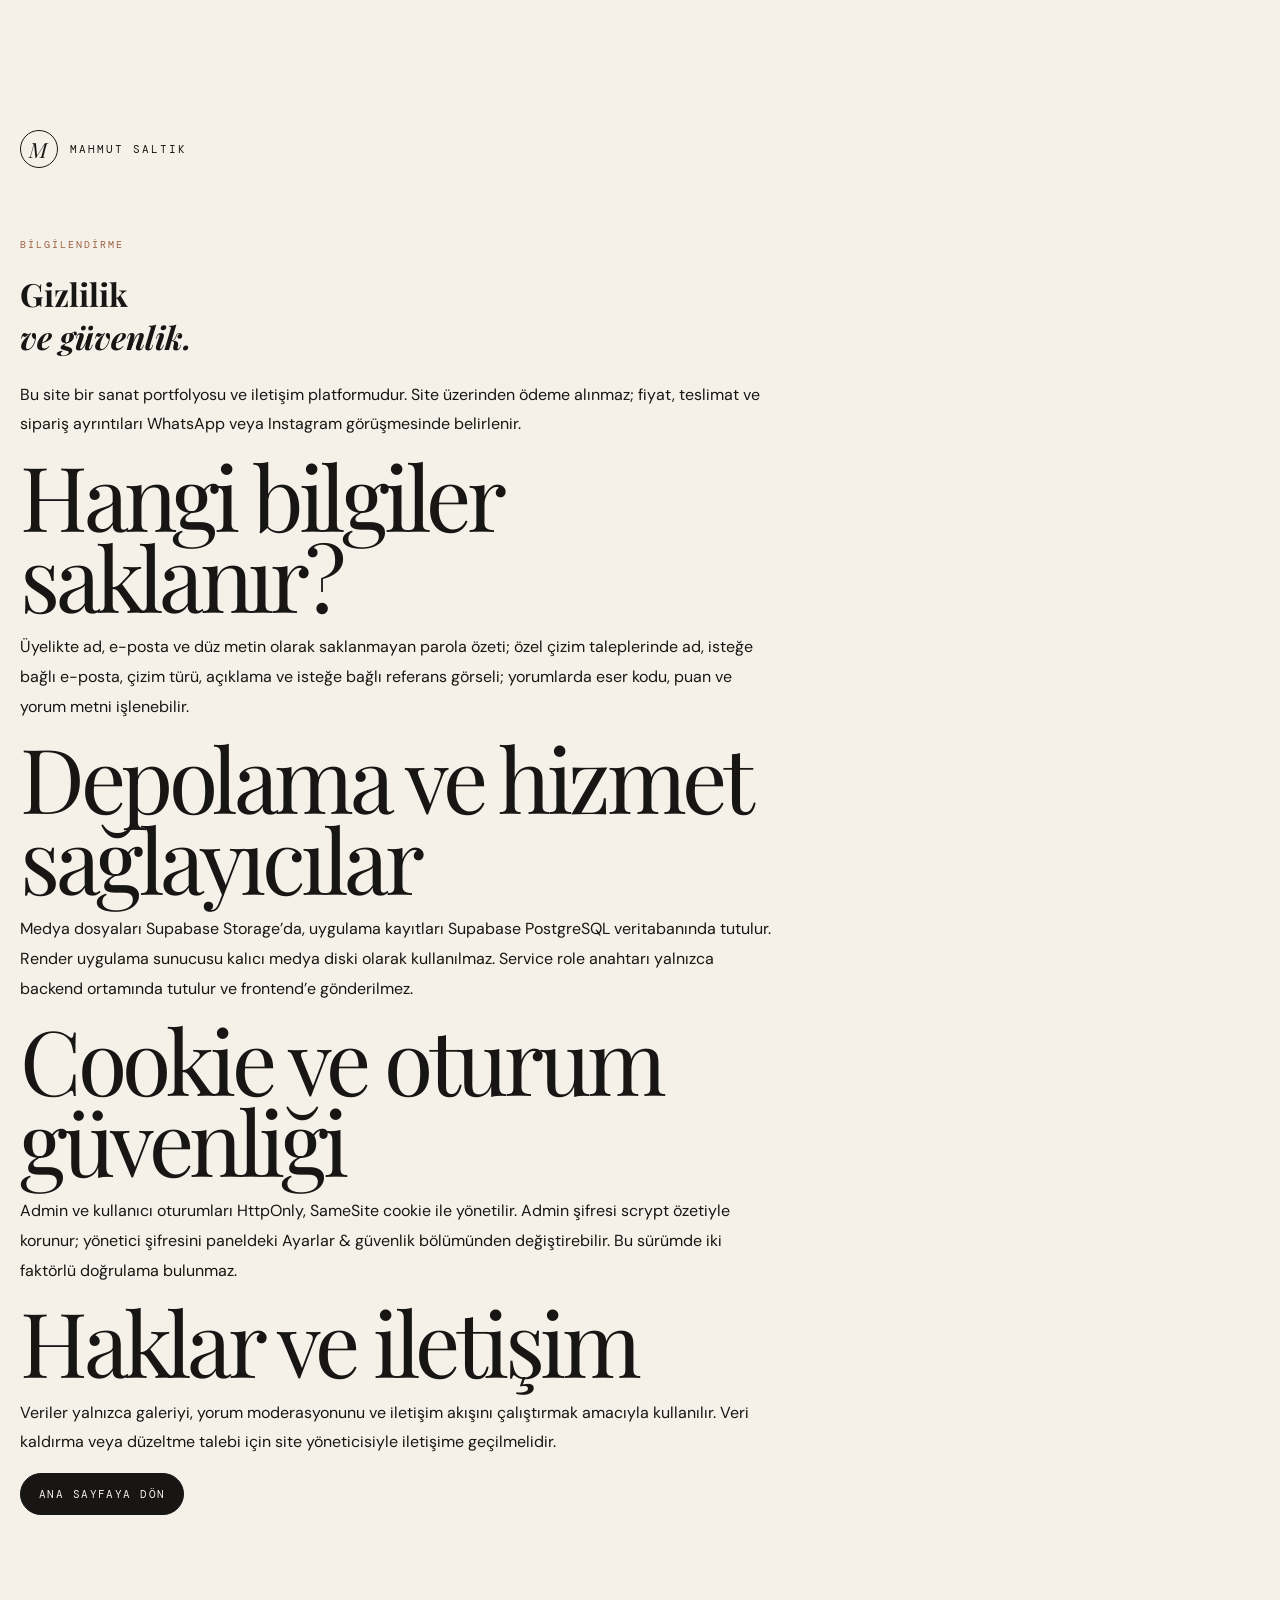
<file: static/privacy.html>
<!doctype html>
<html lang="tr">
<head><meta charset="utf-8"><meta name="viewport" content="width=device-width,initial-scale=1"><meta name="description" content="Mahmut Saltık Studio gizlilik, veri saklama, cookie ve admin güvenliği hakkında bilgilendirme."><meta name="keywords" content="Mahmut Saltık, gizlilik, kullanım koşulları, sanat portfolyosu"><meta name="robots" content="index, follow"><link rel="canonical" href="https://mahmut-saltik-studio.onrender.com/privacy.html"><meta property="og:type" content="article"><meta property="og:url" content="https://mahmut-saltik-studio.onrender.com/privacy.html"><meta property="og:title" content="Gizlilik ve Güvenlik | Mahmut Saltık Studio"><meta property="og:description" content="Mahmut Saltık Studio gizlilik, veri saklama, cookie ve admin güvenliği hakkında bilgilendirme."><meta property="og:image" content="https://mahmut-saltik-studio.onrender.com/static/og-image.png"><meta name="twitter:card" content="summary_large_image"><meta name="twitter:title" content="Gizlilik ve Güvenlik | Mahmut Saltık Studio"><meta name="twitter:description" content="Mahmut Saltık Studio gizlilik, veri saklama, cookie ve admin güvenliği hakkında bilgilendirme."><meta name="twitter:image" content="https://mahmut-saltik-studio.onrender.com/static/og-image.png"><title>Gizlilik ve Güvenlik — Mahmut Saltık Studio</title><link rel="stylesheet" href="/static/styles.css"></head>
<body><main class="section container"><a class="brand" href="/"><span class="mark">M</span> Mahmut Saltık</a><div class="eyebrow" style="margin-top:70px">Bilgilendirme</div><h1 class="display">Gizlilik<br><i>ve güvenlik.</i></h1><div style="max-width:760px;line-height:1.85"><p>Bu site bir sanat portfolyosu ve iletişim platformudur. Site üzerinden ödeme alınmaz; fiyat, teslimat ve sipariş ayrıntıları WhatsApp veya Instagram görüşmesinde belirlenir.</p><h2>Hangi bilgiler saklanır?</h2><p>Üyelikte ad, e-posta ve düz metin olarak saklanmayan parola özeti; özel çizim taleplerinde ad, isteğe bağlı e-posta, çizim türü, açıklama ve isteğe bağlı referans görseli; yorumlarda eser kodu, puan ve yorum metni işlenebilir.</p><h2>Depolama ve hizmet sağlayıcılar</h2><p>Medya dosyaları Supabase Storage’da, uygulama kayıtları Supabase PostgreSQL veritabanında tutulur. Render uygulama sunucusu kalıcı medya diski olarak kullanılmaz. Service role anahtarı yalnızca backend ortamında tutulur ve frontend’e gönderilmez.</p><h2>Cookie ve oturum güvenliği</h2><p>Admin ve kullanıcı oturumları HttpOnly, SameSite cookie ile yönetilir. Admin şifresi scrypt özetiyle korunur; yönetici şifresini paneldeki Ayarlar &amp; güvenlik bölümünden değiştirebilir. Bu sürümde iki faktörlü doğrulama bulunmaz.</p><h2>Haklar ve iletişim</h2><p>Veriler yalnızca galeriyi, yorum moderasyonunu ve iletişim akışını çalıştırmak amacıyla kullanılır. Veri kaldırma veya düzeltme talebi için site yöneticisiyle iletişime geçilmelidir.</p></div><a href="/" class="btn btn-dark">Ana sayfaya dön</a></main></body></html>
</file>
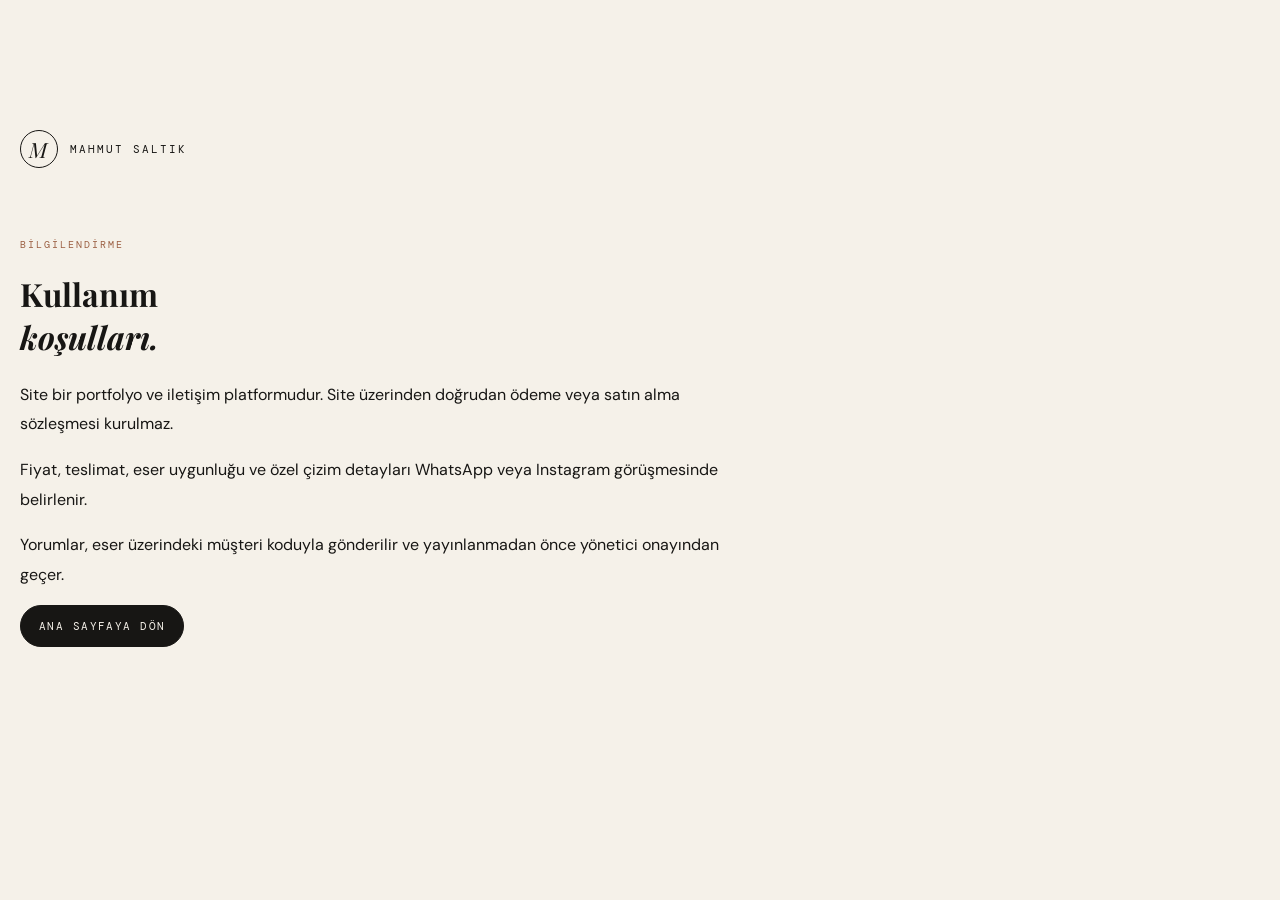
<file: static/terms.html>
<!doctype html><html lang="tr"><head><meta charset="utf-8"><meta name="viewport" content="width=device-width,initial-scale=1"><meta name="description" content="Mahmut Saltık Studio portfolyo, iletişim, özel çizim talepleri ve yorum kullanım koşulları."><meta name="keywords" content="Mahmut Saltık, gizlilik, kullanım koşulları, sanat portfolyosu"><meta name="robots" content="index, follow"><link rel="canonical" href="https://mahmut-saltik-studio.onrender.com/terms.html"><meta property="og:type" content="article"><meta property="og:url" content="https://mahmut-saltik-studio.onrender.com/terms.html"><meta property="og:title" content="Kullanım Koşulları | Mahmut Saltık Studio"><meta property="og:description" content="Mahmut Saltık Studio portfolyo, iletişim, özel çizim talepleri ve yorum kullanım koşulları."><meta property="og:image" content="https://mahmut-saltik-studio.onrender.com/static/og-image.png"><meta name="twitter:card" content="summary_large_image"><meta name="twitter:title" content="Kullanım Koşulları | Mahmut Saltık Studio"><meta name="twitter:description" content="Mahmut Saltık Studio portfolyo, iletişim, özel çizim talepleri ve yorum kullanım koşulları."><meta name="twitter:image" content="https://mahmut-saltik-studio.onrender.com/static/og-image.png"><title>Kullanım — Mahmut Saltık Studio</title><link rel="stylesheet" href="/static/styles.css"></head><body><main class="section container"><a class="brand" href="/"><span class="mark">M</span> Mahmut Saltık</a><div class="eyebrow" style="margin-top:70px">Bilgilendirme</div><h1 class="display">Kullanım<br><i>koşulları.</i></h1><div style="max-width:720px;line-height:1.85"><p>Site bir portfolyo ve iletişim platformudur. Site üzerinden doğrudan ödeme veya satın alma sözleşmesi kurulmaz.</p><p>Fiyat, teslimat, eser uygunluğu ve özel çizim detayları WhatsApp veya Instagram görüşmesinde belirlenir.</p><p>Yorumlar, eser üzerindeki müşteri koduyla gönderilir ve yayınlanmadan önce yönetici onayından geçer.</p></div><a href="/" class="btn btn-dark">Ana sayfaya dön</a></main></body></html>
</file>
<file: static/styles.css>
@import url("https://fonts.googleapis.com/css2?family=DM+Mono:wght@400;500&family=DM+Sans:wght@400;500;600;700&family=Playfair+Display:ital,wght@0,500;0,600;1,500;1,600&display=swap");
:root {
  --ink: #191816;
  --paper: #f3f0e9;
  --paper2: #e6e0d5;
  --muted: #726d64;
  --accent: #cf4b37;
  --line: rgba(25, 24, 22, 0.14);
  --panel: #fbf9f4;
  --shadow: 0 24px 70px rgba(25, 24, 22, 0.12);
  font-family: "DM Sans", sans-serif;
  color: var(--ink);
  background: var(--paper);
  font-synthesis: none;
  text-rendering: optimizeLegibility;
}
* {
  box-sizing: border-box;
}
html {
  scroll-behavior: smooth;
}
body {
  margin: 0;
  min-width: 320px;
  background: var(--paper);
}
button,
input,
textarea,
select {
  font: inherit;
}
button {
  cursor: pointer;
}
a {
  color: inherit;
  text-decoration: none;
}
.mono {
  font-family: "DM Mono", monospace;
}
.display {
  font-family: "Playfair Display", serif;
}
.eyebrow {
  font:
    10px "DM Mono",
    monospace;
  text-transform: uppercase;
  letter-spacing: 0.2em;
  color: var(--accent);
}
.muted {
  color: var(--muted);
}
.container {
  width: min(1380px, calc(100% - 40px));
  margin: auto;
}
.topbar {
  height: 72px;
  border-bottom: 1px solid var(--line);
  display: flex;
  align-items: center;
  justify-content: space-between;
  background: rgba(243, 240, 233, 0.94);
  backdrop-filter: blur(14px);
  position: sticky;
  top: 0;
  z-index: 10;
}
.brand {
  display: flex;
  align-items: center;
  gap: 12px;
  font:
    11px "DM Mono",
    monospace;
  text-transform: uppercase;
  letter-spacing: 0.18em;
}
.mark {
  width: 38px;
  height: 38px;
  border: 1px solid currentColor;
  border-radius: 50%;
  display: grid;
  place-items: center;
  font:
    italic 21px "Playfair Display",
    serif;
}
.nav {
  display: flex;
  gap: 30px;
  align-items: center;
  font:
    11px "DM Mono",
    monospace;
  text-transform: uppercase;
  letter-spacing: 0.14em;
}
.nav a:hover {
  color: var(--accent);
}
.btn {
  border: 1px solid var(--line);
  border-radius: 999px;
  padding: 13px 18px;
  background: transparent;
  text-transform: uppercase;
  letter-spacing: 0.13em;
  font:
    11px "DM Mono",
    monospace;
  display: inline-flex;
  gap: 10px;
  align-items: center;
  justify-content: center;
  transition: 0.2s;
}
.btn:hover {
  border-color: var(--ink);
  transform: translateY(-1px);
}
.btn-dark {
  background: var(--ink);
  border-color: var(--ink);
  color: var(--paper);
}
.btn-dark:hover {
  background: var(--accent);
  border-color: var(--accent);
}
.btn-accent {
  background: var(--accent);
  border-color: var(--accent);
  color: #fff;
}
.icon-btn {
  background: none;
  border: 0;
  padding: 8px;
}
.hero {
  min-height: 650px;
  background: var(--ink);
  color: var(--paper);
  overflow: hidden;
  position: relative;
}
.hero-grid {
  min-height: 650px;
  display: grid;
  grid-template-columns: 1.1fr 0.9fr;
  align-items: center;
  padding: 70px 0;
}
.hero h1 {
  font:
    clamp(65px, 10vw, 148px) / 0.85 "Playfair Display",
    serif;
  letter-spacing: -0.06em;
  margin: 20px 0 28px;
}
.hero h1 i {
  font-weight: 500;
}
.hero p {
  max-width: 410px;
  color: rgba(243, 240, 233, 0.62);
  line-height: 1.8;
}
.hero-actions {
  display: flex;
  gap: 12px;
  flex-wrap: wrap;
  margin-top: 34px;
}
.hero-frame {
  width: min(355px, 80vw);
  height: 450px;
  margin: auto;
  transform: rotate(-5deg);
  border: 10px solid #eee8dc;
  box-shadow: 22px 26px 0 rgba(0, 0, 0, 0.28);
  overflow: hidden;
  position: relative;
  background: #d7d2c8;
}
.hero-frame img {
  width: 100%;
  height: 100%;
  object-fit: cover;
}
.section {
  padding: 130px 0;
}
.section-head {
  display: flex;
  justify-content: space-between;
  align-items: end;
  gap: 30px;
  margin-bottom: 48px;
}
.section h2 {
  font:
    clamp(52px, 7vw, 98px) / 0.9 "Playfair Display",
    serif;
  letter-spacing: -0.05em;
  margin: 14px 0;
}
.section-copy {
  max-width: 300px;
  line-height: 1.75;
  font-size: 14px;
}
.filters {
  border-bottom: 1px solid var(--line);
  padding-bottom: 15px;
  display: flex;
  flex-wrap: wrap;
  gap: 8px;
}
.filter {
  border: 1px solid var(--line);
  background: transparent;
  border-radius: 999px;
  padding: 10px 14px;
  font:
    10px "DM Mono",
    monospace;
  text-transform: uppercase;
  letter-spacing: 0.12em;
}
.filter.active {
  background: var(--ink);
  color: var(--paper);
  border-color: var(--ink);
}
.grid {
  display: grid;
  grid-template-columns: repeat(2, minmax(0, 1fr));
  gap: 70px 24px;
}
.card:nth-child(even) {
  margin-top: 90px;
}
.media {
  aspect-ratio: 4/5;
  overflow: hidden;
  background: var(--paper2);
  position: relative;
}
.media img {
  width: 100%;
  height: 100%;
  object-fit: cover;
  transition: 0.6s;
}
.card:hover .media img {
  transform: scale(1.04);
  filter: saturate(1.08);
}
.media-badge {
  position: absolute;
  left: 14px;
  top: 14px;
  background: rgba(25, 24, 22, 0.86);
  color: #fff;
  padding: 9px 12px;
  border-radius: 999px;
  font:
    9px "DM Mono",
    monospace;
  text-transform: uppercase;
  letter-spacing: 0.12em;
}
.favorite {
  position: absolute;
  right: 14px;
  top: 14px;
  width: 37px;
  height: 37px;
  border: 0;
  border-radius: 50%;
  background: rgba(243, 240, 233, 0.92);
}
.card-info {
  border-bottom: 1px solid var(--line);
  padding: 17px 0;
  display: flex;
  justify-content: space-between;
  gap: 15px;
}
.card-title {
  font:
    27px "Playfair Display",
    serif;
  margin: 7px 0;
}
.card-meta {
  font:
    9px "DM Mono",
    monospace;
  text-transform: uppercase;
  letter-spacing: 0.14em;
  color: var(--muted);
}
.band {
  background: var(--paper2);
  padding: 120px 0;
}
.band-grid {
  display: grid;
  grid-template-columns: 0.8fr 1.2fr;
  gap: 80px;
}
.band p {
  font-size: 20px;
  line-height: 1.75;
  max-width: 620px;
}
.footer {
  background: var(--ink);
  color: var(--paper);
  padding: 28px 0;
  font:
    10px "DM Mono",
    monospace;
  text-transform: uppercase;
  letter-spacing: 0.15em;
}
.footer-inner {
  display: flex;
  justify-content: space-between;
  gap: 20px;
}
.modal-backdrop {
  position: fixed;
  inset: 0;
  background: rgba(25, 24, 22, 0.57);
  backdrop-filter: blur(7px);
  z-index: 30;
  display: flex;
  align-items: center;
  justify-content: center;
  padding: 16px;
}
.modal {
  background: var(--paper);
  width: min(600px, 100%);
  padding: 36px;
  box-shadow: var(--shadow);
  max-height: 90vh;
  overflow: auto;
}
.modal h2 {
  font:
    44px "Playfair Display",
    serif;
  margin: 12px 0 28px;
}
.modal-head {
  display: flex;
  justify-content: space-between;
  align-items: start;
}
.field {
  display: block;
  margin: 17px 0;
  font:
    10px "DM Mono",
    monospace;
  text-transform: uppercase;
  letter-spacing: 0.12em;
}
.field input,
.field textarea,
.field select {
  width: 100%;
  display: block;
  border: 0;
  border-bottom: 1px solid var(--line);
  background: transparent;
  padding: 12px 0;
  outline: none;
}
.field textarea {
  resize: vertical;
}
.drawer {
  position: fixed;
  right: 0;
  top: 0;
  bottom: 0;
  width: min(460px, 100%);
  background: var(--paper);
  z-index: 31;
  padding: 30px;
  box-shadow: var(--shadow);
  display: flex;
  flex-direction: column;
}
.drawer-list {
  flex: 1;
  overflow: auto;
}
.drawer-item {
  display: flex;
  gap: 14px;
  border-bottom: 1px solid var(--line);
  padding: 16px 0;
}
.drawer-item img {
  width: 64px;
  height: 80px;
  object-fit: cover;
}
.toast {
  position: fixed;
  right: 20px;
  bottom: 20px;
  background: var(--ink);
  color: var(--paper);
  padding: 14px 18px;
  z-index: 80;
  box-shadow: var(--shadow);
  font-size: 13px;
}
.admin-shell {
  min-height: 100vh;
  background: #e8e3da;
}
.admin-nav {
  background: var(--ink);
  color: var(--paper);
  padding: 22px 0;
}
.admin-nav .container {
  display: flex;
  align-items: center;
  justify-content: space-between;
}
.admin-layout {
  display: grid;
  grid-template-columns: 220px 1fr;
  gap: 32px;
  padding: 35px 0;
}
.side {
  background: var(--ink);
  color: var(--paper);
  padding: 20px;
  height: fit-content;
  position: sticky;
  top: 25px;
}
.side button {
  width: 100%;
  text-align: left;
  background: none;
  border: 0;
  color: rgba(243, 240, 233, 0.65);
  padding: 14px 12px;
  font:
    11px "DM Mono",
    monospace;
  text-transform: uppercase;
  letter-spacing: 0.12em;
}
.side button.active,
.side button:hover {
  color: #fff;
  background: rgba(255, 255, 255, 0.1);
}
.dash-head {
  display: flex;
  justify-content: space-between;
  align-items: end;
  margin-bottom: 28px;
}
.dash-head h1 {
  font:
    60px/0.9 "Playfair Display",
    serif;
  margin: 12px 0;
}
.stats {
  display: grid;
  grid-template-columns: repeat(3, 1fr);
  gap: 15px;
  margin-bottom: 28px;
}
.stat,
.panel {
  background: var(--panel);
  padding: 24px;
  box-shadow: 0 4px 20px rgba(25, 24, 22, 0.04);
}
.stat strong {
  font:
    42px "Playfair Display",
    serif;
  display: block;
  margin-top: 8px;
}
.panel h3 {
  font:
    24px "Playfair Display",
    serif;
  margin: 0 0 18px;
}
.admin-table {
  width: 100%;
  border-collapse: collapse;
  font-size: 13px;
}
.admin-table th {
  font:
    9px "DM Mono",
    monospace;
  text-transform: uppercase;
  letter-spacing: 0.12em;
  text-align: left;
  color: var(--muted);
  padding: 12px 8px;
  border-bottom: 1px solid var(--line);
}
.admin-table td {
  padding: 15px 8px;
  border-bottom: 1px solid var(--line);
  vertical-align: middle;
}
.thumb {
  width: 52px;
  height: 52px;
  object-fit: cover;
}
.status {
  border-radius: 999px;
  padding: 6px 9px;
  font:
    9px "DM Mono",
    monospace;
  text-transform: uppercase;
}
.status.ok {
  background: #d9f3e0;
  color: #24643a;
}
.status.off {
  background: #f7dcd5;
  color: #984031;
}
.dropzone {
  border: 1px dashed rgba(25, 24, 22, 0.3);
  padding: 28px;
  text-align: center;
  background: #f5f1e9;
}
.dropzone input {
  margin-top: 12px;
}
.review {
  padding: 15px 0;
  border-bottom: 1px solid var(--line);
  display: flex;
  justify-content: space-between;
  gap: 20px;
}
.review-body {
  max-width: 650px;
  line-height: 1.6;
}
.review-actions {
  display: flex;
  gap: 7px;
  align-items: start;
}
.small {
  font-size: 11px;
}
@media (max-width: 800px) {
  .container {
    width: min(100% - 28px, 1380px);
  }
  .nav {
    display: none;
  }
  .hero-grid {
    grid-template-columns: 1fr;
    padding: 70px 0 45px;
  }
  .hero {
    min-height: auto;
  }
  .hero-frame {
    height: 350px;
    margin-top: 50px;
  }
  .section {
    padding: 85px 0;
  }
  .section-head {
    display: block;
  }
  .grid {
    grid-template-columns: 1fr;
    gap: 50px;
  }
  .card:nth-child(even) {
    margin-top: 0;
  }
  .band-grid {
    grid-template-columns: 1fr;
    gap: 25px;
  }
  .footer-inner {
    display: block;
    line-height: 2;
  }
  .admin-layout {
    grid-template-columns: 1fr;
  }
  .side {
    position: static;
    display: flex;
    overflow: auto;
  }
  .side button {
    white-space: nowrap;
  }
  .stats {
    grid-template-columns: 1fr;
  }
  .dash-head {
    display: block;
  }
  .dash-head h1 {
    font-size: 48px;
  }
  .admin-table {
    min-width: 680px;
  }
  .table-scroll {
    overflow: auto;
  }
  .modal {
    padding: 25px;
  }
  .modal h2 {
    font-size: 36px;
  }
}

/* Artist profile system — public yüz, sosyal platform taklidi değil */
.profile-site { background: #f7f5f1; color: #20201e; }
.profile-nav { position: sticky; top: 0; z-index: 20; background: rgba(247,245,241,.92); backdrop-filter: blur(18px); border-bottom: 1px solid rgba(32,32,30,.11); }
.profile-nav-inner { height: 72px; display: flex; align-items: center; justify-content: space-between; }
.wordmark { font: 700 13px/1 "DM Sans", sans-serif; letter-spacing: .18em; }
.wordmark span { font-weight: 400; color: #8d6c52; }
.profile-nav-links { display: flex; gap: 28px; font: 11px "DM Mono", monospace; text-transform: uppercase; letter-spacing: .12em; }
.profile-nav-links a { color: #77736c; transition: color .2s; }
.profile-nav-links a:hover { color: #8d6c52; }
.profile-menu { border: 1px solid rgba(32,32,30,.18); background: transparent; border-radius: 50%; width: 34px; height: 34px; font-size: 18px; }
.profile-header { display: grid; grid-template-columns: 132px minmax(0, 1fr) auto; gap: 28px; align-items: center; padding-top: 76px; padding-bottom: 64px; }
.profile-avatar { width: 132px; height: 132px; border-radius: 50%; background: radial-gradient(circle at 34% 28%, #d6c0a9, #8d6c52 42%, #282724 100%); display: grid; place-items: center; box-shadow: inset 0 0 0 7px #f7f5f1, 0 0 0 1px rgba(32,32,30,.18); }
.profile-avatar span { color: #f7f5f1; font: italic 42px "Playfair Display", serif; letter-spacing: -.08em; }
.profile-identity h1 { margin: 0; font: 500 clamp(30px, 4vw, 48px)/1 "Playfair Display", serif; letter-spacing: -.04em; }
.identity-line { display: flex; align-items: center; gap: 10px; }
.verified-mark { color: #a37858; font-size: 15px; }
.profile-handle { margin: 9px 0 15px; color: #8d6c52; font: 11px "DM Mono", monospace; letter-spacing: .08em; text-transform: uppercase; }
.profile-bio { max-width: 490px; margin: 0; color: #62605a; line-height: 1.65; font-size: 15px; }
.profile-actions { display: flex; gap: 8px; margin-top: 22px; flex-wrap: wrap; }
.profile-action { border: 1px solid rgba(32,32,30,.2); border-radius: 8px; background: transparent; padding: 11px 16px; color: #20201e; font: 11px "DM Mono", monospace; text-transform: uppercase; letter-spacing: .08em; transition: .2s; }
.profile-action:hover { border-color: #8d6c52; color: #8d6c52; transform: translateY(-1px); }
.profile-action.primary { background: #20201e; border-color: #20201e; color: #f7f5f1; }
.profile-action.primary:hover { background: #8d6c52; border-color: #8d6c52; }
.profile-action.icon { min-width: 54px; }
.profile-stats { display: flex; gap: 34px; align-self: end; padding-bottom: 9px; }
.profile-stats div { display: grid; gap: 4px; text-align: center; }
.profile-stats strong { font: 500 25px "Playfair Display", serif; }
.profile-stats span { color: #8b877f; font: 10px "DM Mono", monospace; text-transform: uppercase; letter-spacing: .1em; }
.profile-tabs { border-top: 1px solid rgba(32,32,30,.11); border-bottom: 1px solid rgba(32,32,30,.11); }
.profile-tabs-inner { display: flex; justify-content: center; gap: 52px; }
.profile-tab { position: relative; padding: 18px 0 16px; color: #9a968e; font: 11px "DM Mono", monospace; text-transform: uppercase; letter-spacing: .11em; }
.profile-tab.active, .profile-tab:hover { color: #20201e; }
.profile-tab.active::after { content: ""; position: absolute; left: 0; right: 0; bottom: -1px; height: 2px; background: #8d6c52; }
.profile-content { padding-top: 86px; padding-bottom: 90px; }
.content-intro { display: flex; justify-content: space-between; align-items: end; gap: 30px; margin-bottom: 42px; }
.content-intro.compact { margin-bottom: 38px; }
.content-intro h2 { margin: 14px 0 0; font: 500 clamp(48px, 7vw, 82px)/.88 "Playfair Display", serif; letter-spacing: -.06em; }
.content-intro p { max-width: 330px; margin: 0; color: #77736c; font-size: 14px; line-height: 1.7; }
.profile-filters { border-top: 0; border-bottom: 0; margin-bottom: 26px; justify-content: flex-start; }
.profile-filters .filter { border-color: rgba(32,32,30,.15); color: #77736c; }
.profile-filters .filter.active { background: #8d6c52; border-color: #8d6c52; color: #fff; }
.profile-grid { display: grid; grid-template-columns: repeat(3, minmax(0, 1fr)); gap: 18px; align-items: start; }
.profile-grid .card, .profile-grid .card:nth-child(even) { margin-top: 0; }
.profile-grid .card:nth-child(3n+2) { margin-top: 48px; }
.profile-grid .media { aspect-ratio: 1/1.14; background: #e7e3dc; border-radius: 2px; }
.profile-grid .card-info { padding: 13px 2px 4px; }
.profile-grid .card-title { font: 500 20px "Playfair Display", serif; }
.profile-grid .card-meta { color: #8d6c52; }
.profile-grid .favorite { background: rgba(247,245,241,.9); border-radius: 50%; }
.journal-section { border-top: 1px solid rgba(32,32,30,.11); }
.journal-grid .card .media { aspect-ratio: 1.22/1; }
.about-section { background: #20201e; color: #f7f5f1; padding: 100px 0; }
.about-grid { display: grid; grid-template-columns: 1fr 1fr; gap: 80px; align-items: end; }
.about-grid h2 { margin: 16px 0 0; font: 500 clamp(52px, 8vw, 102px)/.86 "Playfair Display", serif; letter-spacing: -.06em; }
.about-copy { max-width: 430px; color: rgba(247,245,241,.68); font-size: 18px; line-height: 1.7; margin: 0 0 28px; }
.profile-footer { background: #20201e; border-top: 1px solid rgba(247,245,241,.15); color: rgba(247,245,241,.5); padding: 24px 0; font: 10px "DM Mono", monospace; text-transform: uppercase; letter-spacing: .1em; }
.profile-footer .container { display: flex; justify-content: space-between; }
.profile-footer a:hover { color: #f7f5f1; }
@media (max-width: 760px) {
  .container { width: min(100% - 28px, 1380px); }
  .profile-nav-inner { height: 62px; }
  .profile-nav-links { display: none; }
  .profile-header { grid-template-columns: 76px minmax(0, 1fr); gap: 17px; padding-top: 44px; padding-bottom: 38px; }
  .profile-avatar { width: 76px; height: 76px; box-shadow: inset 0 0 0 4px #f7f5f1, 0 0 0 1px rgba(32,32,30,.18); }
  .profile-avatar span { font-size: 25px; }
  .profile-identity h1 { font-size: 30px; }
  .profile-bio { font-size: 13px; }
  .profile-stats { grid-column: 1 / -1; justify-content: space-around; width: 100%; padding-top: 20px; border-top: 1px solid rgba(32,32,30,.11); }
  .profile-tabs-inner { gap: 22px; justify-content: space-between; }
  .profile-tab { font-size: 9px; }
  .profile-content { padding-top: 56px; padding-bottom: 62px; }
  .content-intro { display: block; }
  .content-intro p { margin-top: 22px; }
  .profile-grid { grid-template-columns: repeat(2, minmax(0, 1fr)); gap: 22px 10px; }
  .profile-grid .card:nth-child(3n+2) { margin-top: 0; }
  .profile-grid .card:nth-child(2n) { margin-top: 30px; }
  .profile-grid .card-info { padding-left: 0; }
  .profile-grid .card-title { font-size: 17px; }
  .about-grid { grid-template-columns: 1fr; gap: 34px; }
  .about-section { padding: 70px 0; }
  .profile-footer .container { display: grid; gap: 10px; }
}

.highlight-strip { display: flex; gap: 22px; padding-top: 26px; padding-bottom: 24px; min-height: 128px; border-bottom: 1px solid rgba(32,32,30,.11); overflow-x: auto; }
.highlight-strip.is-empty { display: none; }
.highlight { display: grid; justify-items: center; gap: 8px; min-width: 76px; color: #77736c; }
.highlight small { max-width: 76px; overflow: hidden; text-overflow: ellipsis; white-space: nowrap; font: 10px "DM Mono", monospace; text-transform: uppercase; letter-spacing: .04em; }
.highlight-ring { display: grid; place-items: center; width: 72px; height: 72px; padding: 3px; border-radius: 50%; background: linear-gradient(135deg, #b58a65, #20201e 60%, #cfb49a); }
.highlight-ring span { display: grid; place-items: center; width: 100%; height: 100%; border-radius: 50%; background: #f7f5f1; color: #8d6c52; font: 18px "Playfair Display", serif; }
.highlight:hover small { color: #20201e; }
@media (max-width: 760px) { .highlight-strip { width: calc(100% - 28px); gap: 16px; min-height: 112px; } .highlight-ring { width: 64px; height: 64px; } }

.media-preview { margin-top: 18px; display: grid; place-items: center; min-height: 12px; }
.media-preview img, .media-preview video { display: block; width: min(100%, 420px); max-height: 280px; object-fit: contain; background: #ddd7cb; border-radius: 8px; }
.dropzone { border-radius: 12px; transition: border-color .2s, background .2s; }
.dropzone:has(input:focus) { border-color: #8d6c52; background: #efe8dd; }

/* FINAL MOTION PORTFOLIO THEME */
:root{--ink:#0c1117;--paper:#edf1f5;--paper2:#121a23;--muted:#8794a2;--accent:#c8a379;--line:#293643;--panel:#151f2a;--blue:#8fa7c4}body{background:var(--ink);color:var(--paper)}.profile-site{background:var(--ink)}.profile-site .profile-nav{position:sticky;top:0;z-index:20;background:#0c1117e8;border-color:var(--line);backdrop-filter:blur(16px)}.profile-site .wordmark{color:#edf1f5}.profile-site .profile-nav-links a,.profile-site .profile-handle,.profile-site .profile-bio{color:#aab6c2}.profile-site .profile-header{padding-top:clamp(70px,11vw,150px);padding-bottom:80px;position:relative;overflow:hidden}.profile-site .profile-header:before{content:"";position:absolute;right:-8%;top:8%;width:55%;height:80%;border:1px solid #8fa7c433;border-radius:48%;transform:rotate(-14deg);animation:ms-orbit 18s linear infinite}.profile-site .profile-avatar{background:linear-gradient(135deg,#8499b2,#202b36);border-color:#53687f;box-shadow:20px 20px 0 #05080c77;animation:ms-float 7s ease-in-out infinite}.profile-site .profile-identity h1{color:#edf1f5;font-weight:500;letter-spacing:-.06em}.profile-site .profile-actions .primary{background:var(--blue);color:#0c1117;border-color:var(--blue)}.profile-site .profile-actions .primary:hover{background:#c4d3e3}.profile-site .profile-action{border-color:#506275;color:#ced8e2;background:transparent;border-radius:0}.profile-site .profile-action:hover{border-color:var(--accent);color:var(--accent)}.profile-site .highlight-strip,.profile-site .profile-tabs,.profile-site .profile-content{border-color:var(--line)}.profile-site .profile-tab,.profile-site .content-intro>p{color:#9ca9b6}.profile-site .profile-tab.active{color:#edf1f5;border-color:var(--accent)}.profile-site .content-intro h2,.profile-site .about-grid h2{color:#edf1f5;font-weight:500}.profile-site .content-intro h2 i,.profile-site .about-grid h2 i{color:var(--accent)}.profile-site .filter{border-radius:0;border-color:#3b4a58;color:#98a5b2}.profile-site .filter.active{background:var(--blue);border-color:var(--blue);color:#0c1117}.profile-site .profile-grid{gap:18px}.profile-site .profile-grid .card{background:var(--panel);border:1px solid var(--line);transition:transform .3s cubic-bezier(.23,1,.32,1),border-color .3s}.profile-site .profile-grid .card:hover{border-color:var(--blue);transform:translateY(-8px)}.profile-site .profile-grid .media{background:#1c2834}.profile-site .profile-grid .card-title{color:#edf1f5;font-family:"DM Sans",sans-serif;font-weight:500}.profile-site .profile-grid .card-meta{color:var(--accent)}.profile-site .profile-grid .small{color:#8794a2}.profile-site .about-section{background:#121a23;color:#edf1f5;border-color:var(--line)}.profile-site .about-copy{color:#aab6c2}.profile-site .profile-footer{background:#0c1117;border-color:var(--line);color:#8794a2}.profile-site .btn,.profile-site .profile-action{transition:transform .2s ease,background .2s ease,border-color .2s ease}.profile-site .btn:active,.profile-site .profile-action:active{transform:scale(.97)}.profile-site .modal-backdrop{background:#05080cd9}.profile-site .modal,.profile-site .drawer{background:#151f2a;color:#edf1f5;border:1px solid #40505f}.profile-site .modal .field input,.profile-site .modal .field textarea,.profile-site .modal .field select{color:#edf1f5;border-color:#536374}.profile-site .toast{background:#edf1f5;color:#0c1117}.profile-site .highlight-strip:empty{display:none}
@keyframes ms-float{0%,100%{transform:translateY(0) rotate(-3deg)}50%{transform:translateY(-12px) rotate(1deg)}}@keyframes ms-orbit{to{transform:rotate(346deg)}}@keyframes ms-reveal{from{opacity:0;transform:translateY(20px)}to{opacity:1;transform:none}}.profile-header,.profile-content,.about-section{animation:ms-reveal .8s cubic-bezier(.23,1,.32,1) both}.profile-content{animation-delay:.12s}.about-section{animation-delay:.2s}@media(prefers-reduced-motion:reduce){*,*:before,*:after{animation-duration:.01ms!important;animation-iteration-count:1!important;scroll-behavior:auto!important;transition-duration:.01ms!important}}@media(max-width:700px){.profile-nav-links{display:none}.profile-header{display:block}.profile-stats{margin-top:30px}.profile-grid{grid-template-columns:1fr}.card:nth-child(even){margin-top:0}.content-intro{display:block}.content-intro>p{margin-top:22px}.about-grid{display:block}.about-grid>div+div{margin-top:30px}}

.motion-visible{animation:ms-reveal .75s cubic-bezier(.23,1,.32,1) both}.profile-avatar{transition:transform .35s cubic-bezier(.23,1,.32,1)}

.archive-feed{background:#101821}.archive-card .media video{width:100%;height:100%;object-fit:cover}.archive-card .media img,.archive-card .media video{transition:transform .45s ease}.archive-card:hover .media img,.archive-card:hover .media video{transform:scale(1.035)}

/* Public portfolio v3 — HTML sınıflarıyla birebir eşleşen editorial sistem */
:root{--ink:#0b0f14;--paper:#f1eee8;--paper-soft:#e5e0d7;--muted:#9aa4ae;--line:rgba(241,238,232,.14);--panel:#121a22;--accent:#d1a875;--blue:#a8bfd7;--ease:cubic-bezier(.23,1,.32,1)}
html{background:var(--ink);scroll-behavior:smooth}body{background:var(--ink);color:var(--paper);overflow-x:hidden}.grain{position:fixed;inset:0;z-index:100;pointer-events:none;opacity:.045;background-image:url("data:image/svg+xml,%3Csvg viewBox='0 0 180 180' xmlns='http://www.w3.org/2000/svg'%3E%3Cfilter id='n'%3E%3CfeTurbulence type='fractalNoise' baseFrequency='.9' numOctaves='3' stitchTiles='stitch'/%3E%3C/filter%3E%3Crect width='100%25' height='100%25' filter='url(%23n)' opacity='.55'/%3E%3C/svg%3E")}.site-header{height:78px;padding:0 clamp(20px,5vw,76px);display:flex;align-items:center;justify-content:space-between;gap:24px;border-bottom:1px solid var(--line);background:rgba(11,15,20,.82);backdrop-filter:blur(18px);position:sticky;top:0;z-index:20}.site-header .brand{color:var(--paper);font:600 12px "DM Mono",monospace;letter-spacing:.14em;text-transform:uppercase;white-space:nowrap}.brand-mark{display:inline-grid;place-items:center;width:30px;height:30px;margin-right:10px;border:1px solid var(--accent);border-radius:50%;color:var(--accent);font:italic 15px "Playfair Display",serif}.main-nav{display:flex;gap:28px;font:10px "DM Mono",monospace;text-transform:uppercase;letter-spacing:.12em}.main-nav a,.header-link{color:#aab3bc;transition:color .2s}.main-nav a:hover,.header-link:hover{color:var(--accent)}.header-tools{display:flex;align-items:center;gap:12px}.header-link{border:0;background:none;font:10px "DM Mono",monospace;text-transform:uppercase;letter-spacing:.1em}.header-icon{width:35px;height:35px;border:1px solid var(--line);border-radius:50%;background:transparent;color:var(--paper);font-size:17px}.header-icon sup{font:9px "DM Mono",monospace;color:var(--accent)}
.hero-v2{min-height:calc(100vh - 78px);padding:clamp(70px,10vw,150px) clamp(20px,8vw,128px) 100px;display:grid;grid-template-columns:minmax(0,1fr) minmax(340px,.8fr);align-items:center;gap:clamp(40px,8vw,150px);position:relative;overflow:hidden;background:radial-gradient(circle at 78% 42%,#1d2d3e 0,#101820 32%,var(--ink) 68%)}.hero-v2:after{content:"";position:absolute;width:52vw;height:52vw;right:-22vw;top:-18vw;border:1px solid rgba(168,191,215,.18);border-radius:50%;transform:rotate(-25deg);pointer-events:none}.hero-v2-copy{position:relative;z-index:1;max-width:700px}.hero-v2 .eyebrow,.archive-section .eyebrow,.journal-v2 .eyebrow,.about-v2 .eyebrow{color:var(--accent);font:10px "DM Mono",monospace;text-transform:uppercase;letter-spacing:.22em}.hero-v2 h1{font:500 clamp(58px,9vw,138px)/.84 "Playfair Display",serif;letter-spacing:-.07em;margin:22px 0 32px;color:var(--paper)}.hero-v2 h1 em,.archive-heading h2 em,.journal-heading h2 em,.about-copy h2 em{color:var(--accent);font-style:italic}.hero-v2-text{max-width:430px;color:#aab6c1;line-height:1.8;font-size:15px}.hero-v2-actions{display:flex;gap:12px;flex-wrap:wrap;margin-top:36px}.hero-cta,.ghost-cta{display:inline-flex;align-items:center;gap:16px;padding:15px 19px;border:1px solid var(--accent);background:var(--accent);color:var(--ink);font:10px "DM Mono",monospace;text-transform:uppercase;letter-spacing:.12em;transition:transform .25s var(--ease),background .25s}.ghost-cta{background:transparent;color:var(--paper);border-color:var(--line)}.hero-cta:hover,.ghost-cta:hover{transform:translateY(-3px);background:var(--paper);border-color:var(--paper);color:var(--ink)}.hero-v2-visual{height:min(650px,68vw);min-height:430px;position:relative;display:grid;place-items:center}.paper-stage{height:78%;width:min(390px,75%);position:relative;overflow:hidden;background:linear-gradient(145deg,#d9d4ca,#968b7f 48%,#252c31);box-shadow:26px 28px 0 rgba(0,0,0,.25);transform:rotate(-5deg);animation:stage-float 7s ease-in-out infinite}.paper-stage:after{content:"";position:absolute;inset:0;background:linear-gradient(115deg,transparent 20%,rgba(255,255,255,.22),transparent 47%);transform:translateX(-120%);animation:paper-shine 8s 1s infinite}.paper-lines{position:absolute;inset:10%;background:repeating-linear-gradient(0deg,transparent 0 26px,rgba(30,29,27,.15) 27px 28px);transform:rotate(-8deg)}.abstract-portrait{position:absolute;inset:16% 18%;border:2px solid rgba(25,24,22,.55);border-radius:48% 52% 45% 55%;transform:rotate(9deg)}.abstract-portrait:before{content:"";position:absolute;left:25%;top:13%;width:50%;height:65%;border:2px solid rgba(25,24,22,.62);border-radius:52% 48% 45% 50%}.abstract-portrait i,.abstract-portrait b{position:absolute;width:10px;height:10px;border-radius:50%;background:#252321;top:38%}.abstract-portrait i{left:31%}.abstract-portrait b{right:31%}.paper-code{position:absolute;bottom:22px;left:25px;font:10px "DM Mono",monospace;letter-spacing:.18em;color:#282521}.floating-label{position:absolute;padding:10px 12px;background:rgba(11,15,20,.76);border:1px solid var(--line);color:#c8d1da;font:9px "DM Mono",monospace;letter-spacing:.14em}.label-a{left:2%;top:15%;animation:label-float 6s ease-in-out infinite}.label-b{right:0;bottom:18%;animation:label-float 7s 1s ease-in-out infinite}
.profile-bar{display:grid;grid-template-columns:1fr 2fr 1fr;gap:30px;align-items:center;padding:30px clamp(20px,8vw,128px);background:#121a22;border-block:1px solid var(--line)}.profile-stamp{font:12px "DM Mono",monospace;text-transform:uppercase;letter-spacing:.1em}.profile-stamp small{display:block;color:var(--accent);font-size:9px;margin-top:9px}.profile-bar>p{max-width:560px;color:#aab6c1;line-height:1.7;margin:0}.profile-stats{display:flex;justify-content:flex-end;gap:22px;color:#8997a5;font:10px "DM Mono",monospace;text-transform:uppercase}.profile-stats b{display:block;color:var(--paper);font:28px "Playfair Display",serif;margin-bottom:3px}
.highlights{padding:35px clamp(20px,8vw,128px);border-bottom:1px solid var(--line);background:#0e141b}.section-kicker{font:10px "DM Mono",monospace;color:var(--accent);text-transform:uppercase;letter-spacing:.2em;margin-bottom:22px}.highlight-row{display:flex;gap:25px;min-height:78px}.highlight{display:grid;justify-items:center;gap:8px;color:#aab6c1;font:9px "DM Mono",monospace;text-transform:uppercase;max-width:85px;text-align:center}.highlight-ring{width:62px;height:62px;display:grid;place-items:center;border:1px solid var(--accent);border-radius:50%;background:linear-gradient(135deg,#1f2c3a,#10161d);color:var(--accent);font:21px "Playfair Display",serif;transition:transform .25s var(--ease),border-color .25s}.highlight:hover .highlight-ring{transform:translateY(-5px) rotate(6deg);border-color:var(--paper)}.highlight-empty{color:#657382;font-size:13px}.highlight-row:not(.is-empty)+.highlight-empty{display:none}
.archive-section{padding:clamp(80px,10vw,145px) clamp(20px,8vw,128px);background:var(--ink)}.archive-section.archive-feed{background:#101821}.archive-heading{display:flex;justify-content:space-between;align-items:end;gap:40px;margin-bottom:55px}.archive-heading h2,.journal-heading h2{font:500 clamp(54px,7vw,100px)/.86 "Playfair Display",serif;letter-spacing:-.06em;margin:16px 0 0}.archive-intro{max-width:345px;color:#8e9ba7;font-size:14px;line-height:1.75}.filter-nav{display:flex;flex-wrap:wrap;gap:8px;margin-bottom:28px}.filter{padding:11px 15px;border:1px solid #344351;background:transparent;color:#91a0ad;font:10px "DM Mono",monospace;text-transform:uppercase;letter-spacing:.1em;transition:all .2s}.filter:hover,.filter.active{background:var(--blue);color:var(--ink);border-color:var(--blue)}.art-grid,.journal-grid{display:grid;grid-template-columns:repeat(3,minmax(0,1fr));gap:22px}.card{min-width:0;background:var(--panel);border:1px solid var(--line);transition:transform .35s var(--ease),border-color .35s,box-shadow .35s}.card:hover{transform:translateY(-7px);border-color:#6f8498;box-shadow:0 25px 55px rgba(0,0,0,.2)}.card:nth-child(3n+2){margin-top:38px}.card .media{aspect-ratio:4/5;background:#1c2834}.card .media img,.card .media video{display:block;width:100%;height:100%;object-fit:cover;transition:transform .6s var(--ease),filter .6s}.card:hover .media img,.card:hover .media video{transform:scale(1.04);filter:saturate(1.08)}.card-info{padding:17px 18px;border:0}.card-meta{color:var(--accent);font:9px "DM Mono",monospace;letter-spacing:.12em;text-transform:uppercase}.card-title{color:var(--paper);font:500 22px "DM Sans",sans-serif;margin:8px 0 5px}.small.muted{color:#7f8c98}.favorite{background:rgba(11,15,20,.72);color:var(--paper)}.icon-btn{color:var(--paper)}.empty-gallery{grid-column:1/-1;padding:70px 20px;border:1px dashed #344351;color:#8493a0;text-align:center}.journal-v2{padding:clamp(80px,10vw,145px) clamp(20px,8vw,128px);display:grid;grid-template-columns:.75fr 1.25fr;gap:70px;background:#0c1117;border-top:1px solid var(--line)}.journal-heading p:not(.eyebrow){color:#9da9b4;line-height:1.7;max-width:310px}.journal-heading .ghost-cta{margin-top:20px}.journal-grid{grid-template-columns:repeat(2,minmax(0,1fr));align-content:start}.journal-card .media{aspect-ratio:1/1}.about-v2{padding:clamp(80px,12vw,170px) clamp(20px,8vw,128px);display:grid;grid-template-columns:150px 1fr;gap:70px;background:#121a22;border-top:1px solid var(--line)}.about-index{font:11px "DM Mono",monospace;color:var(--accent);letter-spacing:.15em;line-height:1.8}.about-copy{max-width:740px}.about-copy h2{font:500 clamp(48px,7vw,90px)/.9 "Playfair Display",serif;letter-spacing:-.06em;margin:18px 0 28px}.about-copy>p:not(.eyebrow){color:#aab6c1;line-height:1.8;font-size:17px;max-width:610px}.site-footer{display:flex;justify-content:space-between;gap:20px;padding:25px clamp(20px,8vw,128px);background:#080b0f;color:#74818e;font:10px "DM Mono",monospace;text-transform:uppercase;letter-spacing:.12em}.site-footer a{color:var(--accent)}.reveal{opacity:0;transform:translateY(22px)}.reveal.motion-visible{animation:ms-reveal .75s var(--ease) forwards}.reveal:nth-child(2){animation-delay:.07s}.reveal:nth-child(3){animation-delay:.14s}
@keyframes ms-reveal{to{opacity:1;transform:none}}@keyframes stage-float{0%,100%{transform:rotate(-5deg) translateY(0)}50%{transform:rotate(-2deg) translateY(-13px)}}@keyframes label-float{0%,100%{transform:translateY(0)}50%{transform:translateY(-8px)}}@keyframes paper-shine{0%,62%,100%{transform:translateX(-120%)}72%{transform:translateX(120%)}}
@media(max-width:850px){.main-nav{display:none}.hero-v2{grid-template-columns:1fr;min-height:auto;padding-top:90px}.hero-v2-visual{height:500px}.profile-bar{grid-template-columns:1fr}.profile-stats{justify-content:flex-start}.archive-heading{display:block}.archive-intro{margin-top:25px}.art-grid{grid-template-columns:repeat(2,minmax(0,1fr))}.card:nth-child(3n+2){margin-top:0}.card:nth-child(2n){margin-top:28px}.journal-v2{grid-template-columns:1fr;gap:45px}.about-v2{grid-template-columns:1fr;gap:20px}}
@media(max-width:540px){.site-header{padding-inline:16px}.header-link{display:none}.hero-v2{padding-inline:18px}.hero-v2 h1{font-size:62px}.hero-v2-visual{min-height:390px;height:390px}.paper-stage{width:72%;height:80%}.archive-section,.journal-v2,.about-v2{padding-inline:18px}.art-grid,.journal-grid{grid-template-columns:1fr}.card:nth-child(2n){margin-top:0}.site-footer{display:block;line-height:2.2;padding-inline:18px}.site-footer>*{display:block}}
@media(prefers-reduced-motion:reduce){.reveal{opacity:1;transform:none}.paper-stage,.floating-label{animation:none!important}*{scroll-behavior:auto!important;transition-duration:.01ms!important}}

/* LIGHT EDITORIAL THEME — public yüz */
:root{--ink:#171614;--paper:#f5f1e9;--paper-soft:#e9e2d7;--muted:#736e65;--line:rgba(23,22,20,.14);--panel:#fbf9f4;--accent:#9c6043;--blue:#b9a084;--dark-panel:#24211d}
html,body{background:var(--paper);color:var(--ink)}.grain{opacity:.035}.site-header{background:rgba(245,241,233,.88);border-color:var(--line);box-shadow:0 1px 0 rgba(23,22,20,.04)}.site-header .brand{color:var(--ink)}.main-nav a,.header-link{color:#6e685f}.main-nav a:hover,.header-link:hover{color:var(--accent)}.header-icon{color:var(--ink);border-color:var(--line)}.hero-v2{background:radial-gradient(circle at 79% 42%,#e5d6c5 0,#f2ede4 32%,var(--paper) 70%);color:var(--ink)}.hero-v2:after{border-color:rgba(156,96,67,.22)}.hero-v2 h1{color:var(--ink)}.hero-v2-text{color:#6c675f}.hero-cta{background:var(--ink);border-color:var(--ink);color:var(--paper)}.hero-cta:hover{background:var(--accent);border-color:var(--accent);color:#fff}.ghost-cta{color:var(--ink);border-color:var(--line)}.ghost-cta:hover{background:var(--ink);border-color:var(--ink);color:var(--paper)}.paper-stage{background:linear-gradient(145deg,#f0e9dd,#b9a893 48%,#423d37);box-shadow:24px 26px 0 rgba(61,48,37,.16)}.paper-lines{background:repeating-linear-gradient(0deg,transparent 0 26px,rgba(54,44,35,.13) 27px 28px)}.abstract-portrait{border-color:rgba(45,37,31,.64)}.abstract-portrait:before{border-color:rgba(45,37,31,.68)}.abstract-portrait i,.abstract-portrait b{background:#3b3129}.paper-code{color:#4a4038}.floating-label{background:rgba(245,241,233,.88);border-color:var(--line);color:#635b51;box-shadow:0 10px 30px rgba(55,42,30,.08)}.profile-bar{background:var(--paper-soft);border-color:var(--line)}.profile-stamp{color:var(--ink)}.profile-bar>p{color:#6d675e}.profile-stats{color:#81786d}.profile-stats b{color:var(--ink)}.highlights{background:#eee7dc;border-color:var(--line)}.section-kicker{color:var(--accent)}.highlight{color:#746b61}.highlight-ring{background:linear-gradient(135deg,#fffdf9,#ded0bd);border-color:var(--accent);color:var(--accent)}.archive-section{background:var(--paper);color:var(--ink)}.archive-section.archive-feed{background:#eee8df}.archive-section .eyebrow,.journal-v2 .eyebrow,.about-v2 .eyebrow{color:var(--accent)}.archive-heading h2,.journal-heading h2,.about-copy h2{color:var(--ink)}.archive-intro,.journal-heading p:not(.eyebrow),.about-copy>p:not(.eyebrow){color:#716b62}.filter{border-color:var(--line);color:#6f675d}.filter:hover,.filter.active{background:var(--ink);border-color:var(--ink);color:var(--paper)}.card{background:var(--panel);border-color:var(--line);box-shadow:0 8px 28px rgba(54,42,30,.045)}.card:hover{border-color:#b28b71;box-shadow:0 22px 48px rgba(54,42,30,.13)}.card .media{background:#e4dbce}.card-title{color:var(--ink)}.card-meta{color:var(--accent)}.small.muted{color:#837a70}.favorite{background:rgba(251,249,244,.92);color:var(--ink)}.icon-btn{color:var(--ink)}.empty-gallery{border-color:var(--line);color:#82786d}.journal-v2{background:#e8e0d5;border-color:var(--line)}.about-v2{background:#ded2c4;border-color:var(--line)}.about-index{color:var(--accent)}.site-footer{background:var(--ink);color:#b9b0a5}.site-footer a{color:#d2a27c}.toast{background:var(--ink);color:var(--paper)}.modal-backdrop{background:rgba(23,22,20,.5)}.modal,.drawer{background:var(--paper);color:var(--ink)}.field input,.field textarea,.field select{color:var(--ink);border-color:var(--line)}
/* Açık temada admin de aynı marka sistemini kullanır. */.admin-shell{background:#eee8df}.admin-nav,.side{background:var(--ink)}.stat,.panel{background:var(--panel);box-shadow:0 8px 28px rgba(54,42,30,.07)}.dropzone{background:#f5f0e8;border-color:rgba(23,22,20,.25)}
@media(max-width:850px){.hero-v2{background:linear-gradient(160deg,#f5f1e9,#e8dccc)}}

.process-section{display:grid;grid-template-columns:.75fr 1.25fr;gap:80px;padding:clamp(80px,10vw,140px) clamp(20px,8vw,128px);background:#f5f1e9;border-top:1px solid var(--line)}.process-heading h2{font:500 clamp(54px,7vw,96px)/.86 "Playfair Display",serif;letter-spacing:-.06em;margin:17px 0 25px}.process-heading h2 em{color:var(--accent);font-style:italic}.process-heading>p:not(.eyebrow){max-width:330px;color:#716b62;line-height:1.75}.process-steps{display:grid;grid-template-columns:repeat(3,minmax(0,1fr));gap:16px;align-self:center}.process-steps article{border-top:1px solid rgba(23,22,20,.25);padding-top:18px}.process-steps span{font:10px "DM Mono",monospace;color:var(--accent);letter-spacing:.15em}.process-steps h3{font:500 21px "Playfair Display",serif;margin:26px 0 12px}.process-steps p{color:#756d63;line-height:1.7;font-size:13px;margin:0}@media(max-width:850px){.process-section{grid-template-columns:1fr;gap:45px}.process-steps{grid-template-columns:1fr;gap:30px}}

.archive-tools{display:flex;align-items:center;gap:12px;margin:0 0 30px;padding:12px 0;border-block:1px solid var(--line)}.search-field{display:flex;align-items:center;gap:9px;flex:1;max-width:420px;border-bottom:1px solid var(--line);color:var(--accent)}.search-field input{width:100%;border:0;outline:0;background:transparent;color:var(--ink);padding:10px 0;font:13px "DM Sans",sans-serif}.search-field input::placeholder{color:#9b9186}.sort-field{display:flex;align-items:center;gap:8px;color:var(--muted);font:9px "DM Mono",monospace;text-transform:uppercase;letter-spacing:.1em}.sort-field select{border:1px solid var(--line);background:transparent;color:var(--ink);padding:10px;font:10px "DM Mono",monospace}.result-count{margin-left:auto;color:var(--muted);font:10px "DM Mono",monospace;text-transform:uppercase;letter-spacing:.12em}.card .media video{background:#d9d0c3}.detail-meta{display:flex;gap:18px;align-items:center;flex-wrap:wrap;margin:18px 0;padding:13px 0;border-block:1px solid var(--line);color:var(--muted);font:10px "DM Mono",monospace;text-transform:uppercase;letter-spacing:.1em}.detail-meta strong{margin-left:auto;color:var(--accent)}#detail-order{margin:0 0 22px}@media(max-width:600px){.archive-tools{display:block}.search-field{max-width:none}.sort-field{margin-top:12px}.result-count{display:block;margin-top:13px}.detail-meta strong{margin-left:0}}
</file>
